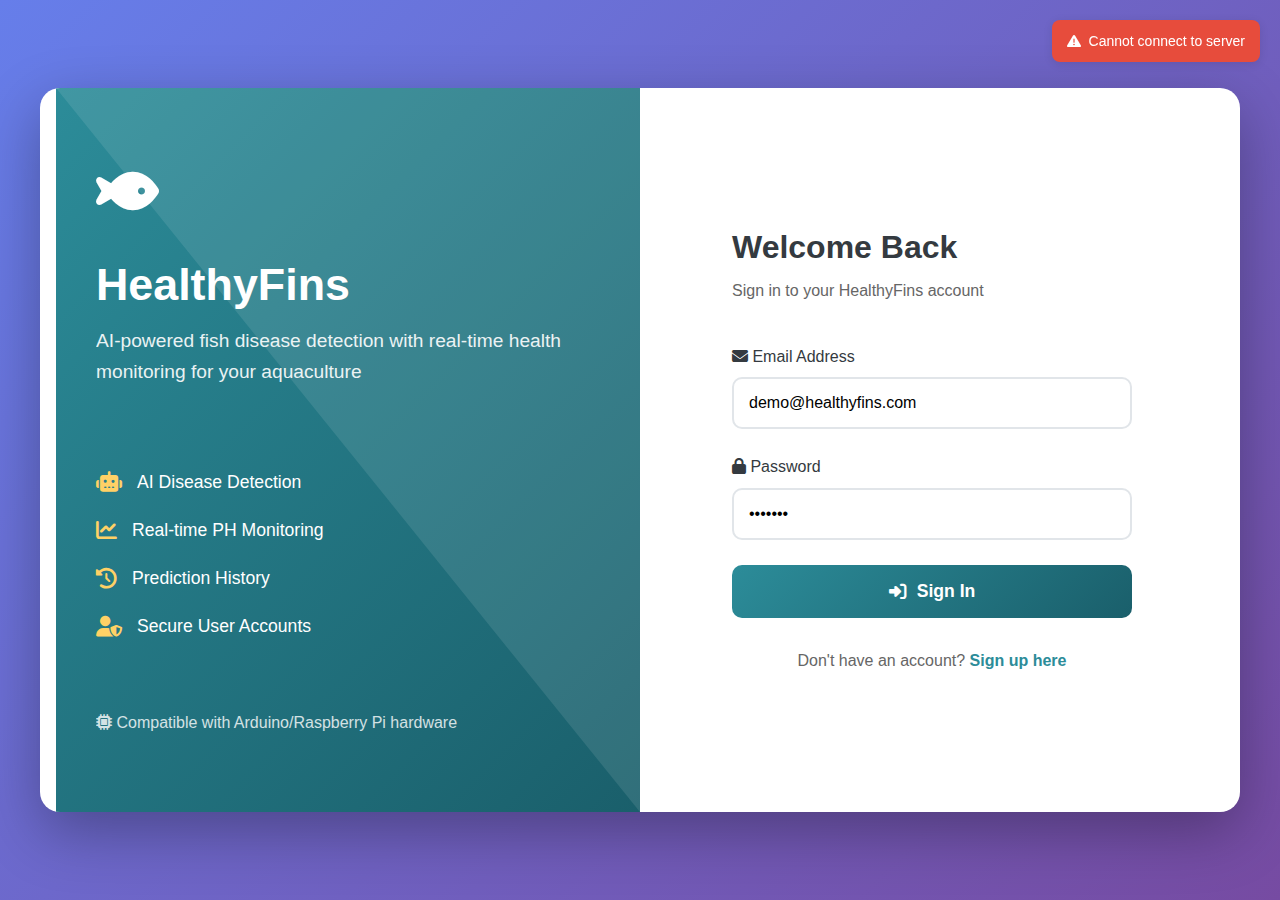
<file: HealthyFins/frontend/index.html>
<!DOCTYPE html>
<html lang="en">
<head>
    <meta charset="UTF-8">
    <meta name="viewport" content="width=device-width, initial-scale=1.0">
    <title>HealthyFins - Login</title>
    <link rel="stylesheet" href="style.css">
    <link rel="stylesheet" href="https://cdnjs.cloudflare.com/ajax/libs/font-awesome/6.4.0/css/all.min.css">
    <style>
        :root {
            --primary: #2c8c99;
            --primary-dark: #1a5f6b;
            --secondary: #ff7e5f;
            --light: #f8f9fa;
            --dark: #343a40;
        }
        
        * {
            margin: 0;
            padding: 0;
            box-sizing: border-box;
            font-family: 'Segoe UI', Tahoma, Geneva, Verdana, sans-serif;
        }
        
        body {
            background: linear-gradient(135deg, #667eea 0%, #764ba2 100%);
            min-height: 100vh;
            display: flex;
            align-items: center;
            justify-content: center;
            padding: 20px;
        }
        
        .container {
            width: 100%;
            max-width: 1200px;
            display: flex;
            background: white;
            border-radius: 20px;
            overflow: hidden;
            box-shadow: 0 20px 60px rgba(0,0,0,0.3);
            min-height: 700px;
        }
        
        /* Left Side - Branding */
        .brand-side {
            flex: 1;
            background: linear-gradient(135deg, var(--primary) 0%, var(--primary-dark) 100%);
            color: white;
            padding: 60px 40px;
            display: flex;
            flex-direction: column;
            justify-content: center;
            position: relative;
            overflow: hidden;
        }
        
        .brand-side::before {
            content: '';
            position: absolute;
            top: 0;
            left: 0;
            right: 0;
            bottom: 0;
            background: url('data:image/svg+xml,<svg xmlns="http://www.w3.org/2000/svg" viewBox="0 0 100 100" preserveAspectRatio="none"><path d="M0,0 L100,0 L100,100 Z" fill="white" opacity="0.1"/></svg>');
        }
        
        .logo {
            font-size: 3.5rem;
            margin-bottom: 20px;
        }
        
        .brand-title {
            font-size: 2.8rem;
            font-weight: 800;
            margin-bottom: 15px;
            line-height: 1.2;
        }
        
        .brand-subtitle {
            font-size: 1.2rem;
            opacity: 0.9;
            margin-bottom: 40px;
            line-height: 1.6;
        }
        
        .features {
            margin-top: 40px;
        }
        
        .feature-item {
            display: flex;
            align-items: center;
            margin-bottom: 20px;
            font-size: 1.1rem;
        }
        
        .feature-item i {
            margin-right: 15px;
            color: #ffd166;
            font-size: 1.3rem;
        }
        
        /* Right Side - Forms */
        .form-side {
            flex: 1;
            padding: 60px 40px;
            display: flex;
            flex-direction: column;
            justify-content: center;
        }
        
        .form-container {
            width: 100%;
            max-width: 400px;
            margin: 0 auto;
        }
        
        .form-title {
            font-size: 2rem;
            color: var(--dark);
            margin-bottom: 10px;
        }
        
        .form-subtitle {
            color: #666;
            margin-bottom: 40px;
        }
        
        .form-group {
            margin-bottom: 25px;
        }
        
        label {
            display: block;
            margin-bottom: 8px;
            color: var(--dark);
            font-weight: 500;
        }
        
        input {
            width: 100%;
            padding: 15px;
            border: 2px solid #e1e5e9;
            border-radius: 10px;
            font-size: 1rem;
            transition: all 0.3s;
        }
        
        input:focus {
            outline: none;
            border-color: var(--primary);
            box-shadow: 0 0 0 3px rgba(44, 140, 153, 0.1);
        }
        
        .btn {
            width: 100%;
            padding: 16px;
            background: linear-gradient(135deg, var(--primary) 0%, var(--primary-dark) 100%);
            color: white;
            border: none;
            border-radius: 10px;
            font-size: 1.1rem;
            font-weight: 600;
            cursor: pointer;
            transition: all 0.3s;
            display: flex;
            align-items: center;
            justify-content: center;
            gap: 10px;
        }
        
        .btn:hover {
            transform: translateY(-2px);
            box-shadow: 0 10px 20px rgba(44, 140, 153, 0.3);
        }
        
        .btn-secondary {
            background: linear-gradient(135deg, var(--secondary) 0%, #ff6b4a 100%);
        }
        
        .btn:disabled {
            opacity: 0.7;
            cursor: not-allowed;
            transform: none !important;
        }
        
        .form-toggle {
            text-align: center;
            margin-top: 30px;
            color: #666;
        }
        
        .form-toggle a {
            color: var(--primary);
            text-decoration: none;
            font-weight: 600;
            cursor: pointer;
        }
        
        .form-toggle a:hover {
            text-decoration: underline;
        }
        
        .alert {
            padding: 15px;
            border-radius: 10px;
            margin-bottom: 20px;
            display: none;
        }
        
        .alert-success {
            background: #d4edda;
            color: #155724;
            border: 1px solid #c3e6cb;
        }
        
        .alert-error {
            background: #f8d7da;
            color: #721c24;
            border: 1px solid #f5c6cb;
        }
        
        .hardware-note {
            background: #e9f7fe;
            padding: 15px;
            border-radius: 10px;
            margin-top: 20px;
            font-size: 0.9rem;
            color: #31708f;
            border-left: 4px solid var(--primary);
        }
        
        .hardware-note i {
            color: var(--primary);
            margin-right: 10px;
        }
        
        /* Form Switcher */
        .form-page {
            display: none;
            animation: fadeIn 0.5s ease;
        }
        
        .form-page.active {
            display: block;
        }
        
        @keyframes fadeIn {
            from { opacity: 0; transform: translateY(20px); }
            to { opacity: 1; transform: translateY(0); }
        }
        
        /* Connection Status */
        .connection-status {
            position: fixed;
            top: 20px;
            right: 20px;
            padding: 10px 15px;
            border-radius: 8px;
            font-size: 14px;
            z-index: 1000;
            box-shadow: 0 2px 10px rgba(0,0,0,0.1);
            display: flex;
            align-items: center;
            gap: 8px;
        }
        
        .connection-connected {
            background: #27ae60;
            color: white;
        }
        
        .connection-disconnected {
            background: #e74c3c;
            color: white;
        }
        
        /* Responsive */
        @media (max-width: 768px) {
            .container {
                flex-direction: column;
                min-height: auto;
            }
            
            .brand-side {
                padding: 40px 20px;
                text-align: center;
            }
            
            .form-side {
                padding: 40px 20px;
            }
            
            .brand-title {
                font-size: 2.2rem;
            }
            
            .connection-status {
                top: 10px;
                right: 10px;
                left: 10px;
                justify-content: center;
            }
        }
    </style>
</head>
<body>
    <!-- Connection Status Indicator -->
    <div id="connectionStatus" class="connection-status connection-disconnected" style="display: none;">
        <i class="fas fa-wifi"></i>
        <span>Connecting to HealthyFins...</span>
    </div>
    
    <!-- Main Container -->
    <div class="container">
        <!-- Left Side - Branding -->
        <div class="brand-side">
            <div class="logo">
                <i class="fas fa-fish"></i>
            </div>
            <h1 class="brand-title">HealthyFins</h1>
            <p class="brand-subtitle">AI-powered fish disease detection with real-time health monitoring for your aquaculture</p>
            
            <div class="features">
                <div class="feature-item">
                    <i class="fas fa-robot"></i>
                    <span>AI Disease Detection</span>
                </div>
                <div class="feature-item">
                    <i class="fas fa-chart-line"></i>
                    <span>Real-time PH Monitoring</span>
                </div>
                <div class="feature-item">
                    <i class="fas fa-history"></i>
                    <span>Prediction History</span>
                </div>
                <div class="feature-item">
                    <i class="fas fa-user-shield"></i>
                    <span>Secure User Accounts</span>
                </div>
            </div>
            
            <div style="margin-top: 50px; opacity: 0.8;">
                <p><i class="fas fa-microchip"></i> Compatible with Arduino/Raspberry Pi hardware</p>
            </div>
        </div>
        
        <!-- Right Side - Forms -->
        <div class="form-side">
            <div class="form-container">
                <!-- Login Form -->
                <div class="form-page active" id="loginPage">
                    <h2 class="form-title">Welcome Back</h2>
                    <p class="form-subtitle">Sign in to your HealthyFins account</p>
                    
                    <!-- Success/Error Messages -->
                    <div class="alert" id="successAlert"></div>
                    <div class="alert" id="errorAlert"></div>
                    
                    <form id="loginForm">
                        <div class="form-group">
                            <label for="loginEmail"><i class="fas fa-envelope"></i> Email Address</label>
                            <input type="email" id="loginEmail" placeholder="you@example.com" required>
                        </div>
                        
                        <div class="form-group">
                            <label for="loginPassword"><i class="fas fa-lock"></i> Password</label>
                            <input type="password" id="loginPassword" placeholder="Enter your password" required>
                        </div>
                        
                        <button type="submit" class="btn" id="loginBtn">
                            <i class="fas fa-sign-in-alt"></i> Sign In
                        </button>
                    </form>
                    
                    <div class="form-toggle">
                        Don't have an account? <a onclick="showSignup()">Sign up here</a>
                    </div>
                </div>
                
                <!-- Signup Form -->
                <div class="form-page" id="signupPage">
                    <h2 class="form-title">Create Account</h2>
                    <p class="form-subtitle">Join HealthyFins for free</p>
                    
                    <!-- Success/Error Messages -->
                    <div class="alert" id="signupSuccessAlert"></div>
                    <div class="alert" id="signupErrorAlert"></div>
                    
                    <form id="signupForm">
                        <div class="form-group">
                            <label for="signupName"><i class="fas fa-user"></i> Full Name</label>
                            <input type="text" id="signupName" placeholder="John Smith" required>
                        </div>
                        
                        <div class="form-group">
                            <label for="signupEmail"><i class="fas fa-envelope"></i> Email Address</label>
                            <input type="email" id="signupEmail" placeholder="you@example.com" required>
                        </div>
                        
                        <div class="form-group">
                            <label for="signupPassword"><i class="fas fa-lock"></i> Password</label>
                            <input type="password" id="signupPassword" placeholder="Create a password" required minlength="6">
                            <small style="color: #666; display: block; margin-top: 5px;">Minimum 6 characters</small>
                        </div>
                        
                        <div class="form-group">
                            <label for="hardwareId"><i class="fas fa-microchip"></i> Hardware ID (Optional)</label>
                            <input type="text" id="hardwareId" placeholder="e.g., ARD-FISH-001">
                            <small style="color: #666; display: block; margin-top: 5px;">For PH monitoring device integration</small>
                        </div>
                        
                        <button type="submit" class="btn btn-secondary" id="signupBtn">
                            <i class="fas fa-user-plus"></i> Create Account
                        </button>
                    </form>
                    
                    <div class="form-toggle">
                        Already have an account? <a onclick="showLogin()">Sign in here</a>
                    </div>
                    
                    <div class="hardware-note">
                        <i class="fas fa-info-circle"></i>
                        <strong>Hardware Integration:</strong> Enter your device ID to connect PH monitoring. You can add this later in your profile.
                    </div>
                </div>
            </div>
        </div>
    </div>

    <!-- JavaScript -->
    <script src="auth.js"></script>
    <script>
        // Form switching functions
        function showSignup() {
            document.getElementById('loginPage').classList.remove('active');
            document.getElementById('signupPage').classList.add('active');
            clearAlerts();
            updateConnectionStatus();
        }
        
        function showLogin() {
            document.getElementById('signupPage').classList.remove('active');
            document.getElementById('loginPage').classList.add('active');
            clearAlerts();
            updateConnectionStatus();
        }
        
        function clearAlerts() {
            const alerts = document.querySelectorAll('.alert');
            alerts.forEach(alert => {
                alert.style.display = 'none';
                alert.textContent = '';
            });
        }
        
        function showAlert(type, message, formType = 'login') {
            const alertId = formType === 'login' ? 
                (type === 'success' ? 'successAlert' : 'errorAlert') :
                (type === 'success' ? 'signupSuccessAlert' : 'signupErrorAlert');
            
            const alertDiv = document.getElementById(alertId);
            
            if (alertDiv) {
                alertDiv.textContent = message;
                alertDiv.className = `alert alert-${type}`;
                alertDiv.style.display = 'block';
                
                // Auto-hide after 5 seconds
                setTimeout(() => {
                    alertDiv.style.display = 'none';
                }, 5000);
            }
        }
        
        // Update connection status
        async function updateConnectionStatus() {
            const statusDiv = document.getElementById('connectionStatus');
            if (!statusDiv) return;
            
            try {
                const response = await fetch('https://healthyfins.onrender.com/health', {
                    method: 'GET',
                    headers: { 'Accept': 'application/json' }
                });
                
                if (response.ok) {
                    statusDiv.className = 'connection-status connection-connected';
                    statusDiv.innerHTML = '<i class="fas fa-wifi"></i> <span>Connected to HealthyFins</span>';
                    statusDiv.style.display = 'flex';
                } else {
                    statusDiv.className = 'connection-status connection-disconnected';
                    statusDiv.innerHTML = '<i class="fas fa-exclamation-triangle"></i> <span>Backend server unavailable</span>';
                    statusDiv.style.display = 'flex';
                }
            } catch (error) {
                statusDiv.className = 'connection-status connection-disconnected';
                statusDiv.innerHTML = `<i class="fas fa-exclamation-triangle"></i> <span>Cannot connect to server</span>`;
                statusDiv.style.display = 'flex';
            }
        }
        
        // Login handler
        document.getElementById('loginForm').addEventListener('submit', async function(e) {
            e.preventDefault();
            
            const email = document.getElementById('loginEmail').value;
            const password = document.getElementById('loginPassword').value;
            const loginBtn = document.getElementById('loginBtn');
            
            // Validate inputs
            if (!email || !password) {
                showAlert('error', 'Please fill in all fields', 'login');
                return;
            }
            
            // Disable button and show loading
            const originalText = loginBtn.innerHTML;
            loginBtn.innerHTML = '<i class="fas fa-spinner fa-spin"></i> Signing in...';
            loginBtn.disabled = true;
            
            try {
                // Use the HealthyFins API from auth.js
                const data = await HealthyFins.loginUser(email, password);
                
                if (data.success) {
                    showAlert('success', `Welcome back, ${data.user.name}!`, 'login');
                    
                    // Redirect to dashboard after 1 second
                    setTimeout(() => {
                        window.location.href = 'dashboard.html';
                    }, 1000);
                } else {
                    showAlert('error', data.detail || 'Login failed', 'login');
                }
            } catch (error) {
                console.error('Login error:', error);
                showAlert('error', error.message || 'Network error. Please try again.', 'login');
            } finally {
                // Reset button
                loginBtn.innerHTML = originalText;
                loginBtn.disabled = false;
            }
        });
        
        // Signup handler
        document.getElementById('signupForm').addEventListener('submit', async function(e) {
            e.preventDefault();
            
            const name = document.getElementById('signupName').value;
            const email = document.getElementById('signupEmail').value;
            const password = document.getElementById('signupPassword').value;
            const hardwareId = document.getElementById('hardwareId').value;
            const signupBtn = document.getElementById('signupBtn');
            
            // Validate inputs
            if (!name || !email || !password) {
                showAlert('error', 'Please fill in all required fields', 'signup');
                return;
            }
            
            if (password.length < 6) {
                showAlert('error', 'Password must be at least 6 characters', 'signup');
                return;
            }
            
            // Disable button and show loading
            const originalText = signupBtn.innerHTML;
            signupBtn.innerHTML = '<i class="fas fa-spinner fa-spin"></i> Creating account...';
            signupBtn.disabled = true;
            
            try {
                // Use the HealthyFins API from auth.js
                const data = await HealthyFins.registerUser(name, email, password, hardwareId || null);
                
                if (data.success) {
                    showAlert('success', `Account created successfully! Welcome to HealthyFins, ${name}!`, 'signup');
                    
                    // Redirect to dashboard after 1 second
                    setTimeout(() => {
                        window.location.href = 'dashboard.html';
                    }, 1000);
                } else {
                    showAlert('error', data.detail || 'Registration failed', 'signup');
                }
            } catch (error) {
                console.error('Signup error:', error);
                showAlert('error', error.message || 'Network error. Please try again.', 'signup');
            } finally {
                // Reset button
                signupBtn.innerHTML = originalText;
                signupBtn.disabled = false;
            }
        });
        
        // Initialize on page load
        document.addEventListener('DOMContentLoaded', function() {
            // Check if already logged in
            const token = localStorage.getItem('healthyfins_token');
            const user = localStorage.getItem('healthyfins_user');
            
            if (token && user) {
                // Already logged in, redirect to dashboard
                console.log('Already logged in, redirecting...');
                window.location.href = 'dashboard.html';
                return;
            }
            
            // Test backend connection
            updateConnectionStatus();
            
            // Auto-hide connection status after 10 seconds
            setTimeout(() => {
                const statusDiv = document.getElementById('connectionStatus');
                if (statusDiv) {
                    statusDiv.style.display = 'none';
                }
            }, 10000);
            
            // Check if HealthyFins API is available
            if (typeof HealthyFins === 'undefined') {
                console.error('HealthyFins API not loaded! Check auth.js');
                showAlert('error', 'Application not loaded properly. Please refresh the page.', 'login');
            } else {
                console.log('HealthyFins API loaded:', HealthyFins);
            }
            
            // Add demo credentials for testing (remove in production)
            if (window.location.hostname === 'localhost' || window.location.hostname === '127.0.0.1') {
                document.getElementById('loginEmail').value = 'demo@healthyfins.com';
                document.getElementById('loginPassword').value = 'demo123';
                console.log('Demo credentials loaded for local testing');
            }
        });
        
        // Demo login for testing (remove in production)
        function useDemoCredentials() {
            document.getElementById('loginEmail').value = 'demo@healthyfins.com';
            document.getElementById('loginPassword').value = 'demo123';
            showAlert('success', 'Demo credentials loaded. Click Sign In to test.', 'login');
        }
        
        // Add demo button for testing (uncomment if needed)
        // document.addEventListener('DOMContentLoaded', function() {
        //     const demoBtn = document.createElement('button');
        //     demoBtn.textContent = 'Use Demo Credentials';
        //     demoBtn.style.cssText = 'position:fixed;bottom:20px;left:20px;padding:10px;background:#3498db;color:white;border:none;border-radius:5px;cursor:pointer;z-index:1000;';
        //     demoBtn.onclick = useDemoCredentials;
        //     document.body.appendChild(demoBtn);
        // });
    </script>
</body>
</html>
</file>
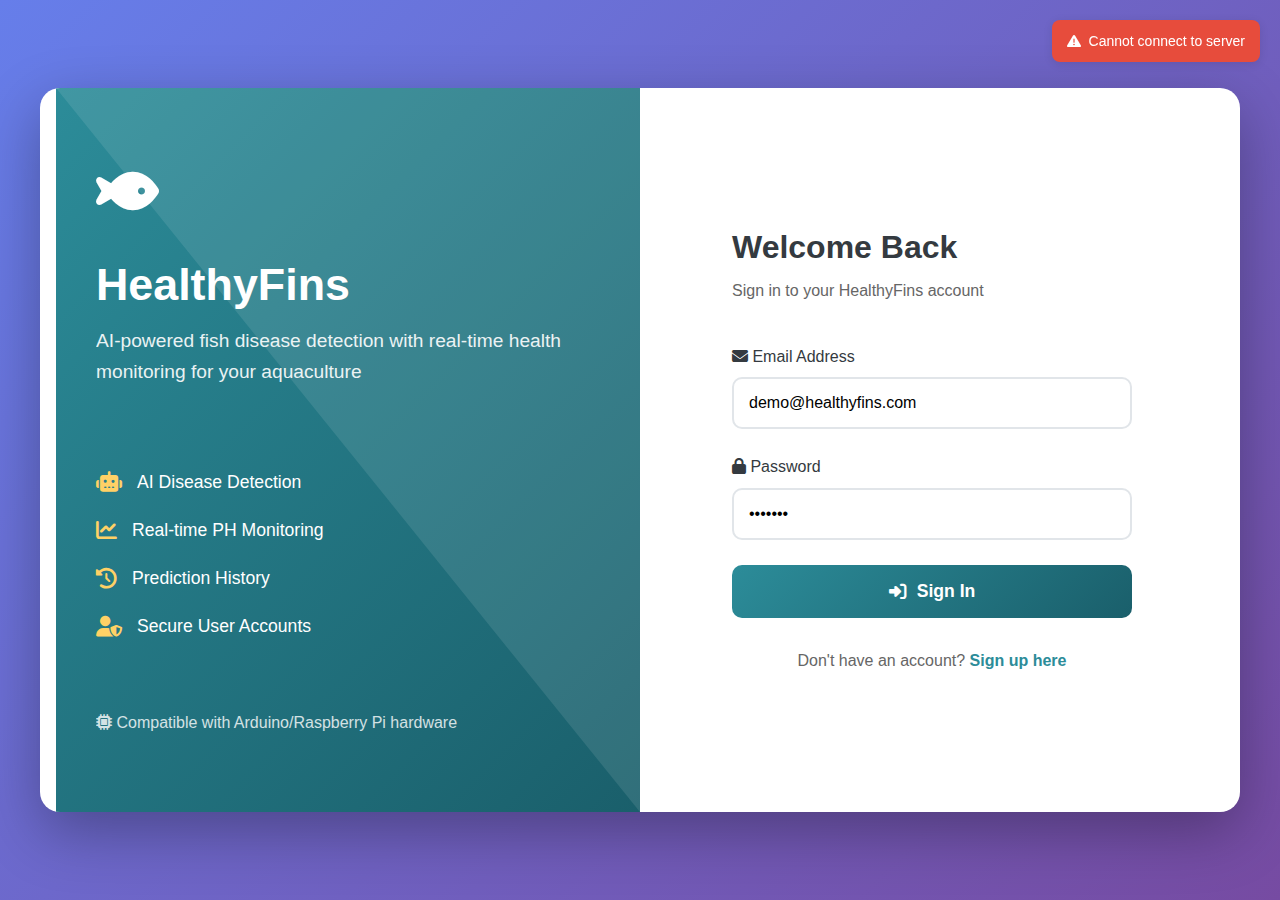
<file: HealthyFins/frontend/dashboard.html>
<!DOCTYPE html>
<html lang="en">
<head>
    <meta charset="UTF-8">
    <meta name="viewport" content="width=device-width, initial-scale=1.0">
    <title>Dashboard - Healthy-Fins</title>
    <link rel="stylesheet" href="style.css">
    <link rel="stylesheet" href="https://cdnjs.cloudflare.com/ajax/libs/font-awesome/6.4.0/css/all.min.css">
</head>
<body>
    <!-- Navigation Bar -->
    <nav class="navbar">
        <div class="nav-brand">
            <i class="fas fa-fish"></i>
            <span>FishCare Pro</span>
        </div>
        
        <div class="nav-links">
            <a href="dashboard.html" class="active">
                <i class="fas fa-home"></i> Dashboard
            </a>
            <a href="history.html">
                <i class="fas fa-history"></i> History
            </a>
            <a href="#" id="phMonitoringBtn">
                <i class="fas fa-tint"></i> PH Monitoring
            </a>
        </div>
        
        <div class="nav-user">
            <div class="user-dropdown">
                <div class="user-info">
                    <i class="fas fa-user-circle"></i>
                    <span id="userName">Loading...</span>
                    <i class="fas fa-chevron-down"></i>
                </div>
                <div class="dropdown-menu">
                    <a href="profile.html">
                        <i class="fas fa-user"></i> Profile
                    </a>
                    <a href="history.html">
                        <i class="fas fa-history"></i> History
                    </a>
                    <div class="divider"></div>
                    <a href="#" id="logoutBtn">
                        <i class="fas fa-sign-out-alt"></i> Logout
                    </a>
                </div>
            </div>
        </div>
    </nav>

    <!-- Main Content -->
    <div class="dashboard-container">
        <!-- Welcome Banner -->
        <div class="welcome-banner">
            <div class="welcome-text">
                <h1>Welcome back, <span id="userGreeting">User</span>!</h1>
                <p>Monitor your fish health with AI-powered disease detection</p>
            </div>
            <div class="welcome-stats">
                <div class="stat-card mini">
                    <i class="fas fa-search"></i>
                    <div>
                        <h3 id="totalScans">0</h3>
                        <p>Total Scans</p>
                    </div>
                </div>
                <div class="stat-card mini">
                    <i class="fas fa-check-circle"></i>
                    <div>
                        <h3 id="healthyCount">0</h3>
                        <p>Healthy</p>
                    </div>
                </div>
                <div class="stat-card mini">
                    <i class="fas fa-exclamation-triangle"></i>
                    <div>
                        <h3 id="diseaseCount">0</h3>
                        <p>Disease Found</p>
                    </div>
                </div>
            </div>
        </div>

        <!-- Main Content Grid -->
        <div class="dashboard-grid">
            <!-- Left Column -->
            <div class="left-column">
                <!-- Disease Detection Card -->
                <div class="card">
                    <div class="card-header">
                        <h2><i class="fas fa-camera"></i> Disease Detection</h2>
                        <p>Upload fish image for AI analysis</p>
                    </div>
                    
                    <div class="upload-area" id="uploadArea">
                        <div class="upload-icon">
                            <i class="fas fa-cloud-upload-alt"></i>
                        </div>
                        <h3>Drop image here or click to browse</h3>
                        <p>Supports JPG, PNG, BMP • Max 10MB</p>
                        <button class="btn btn-primary" onclick="document.getElementById('fileInput').click()">
                            <i class="fas fa-upload"></i> Choose Image
                        </button>
                        <input type="file" id="fileInput" accept="image/*" style="display: none;">
                    </div>
                    
                    <div class="preview-section" id="previewSection" style="display: none;">
                        <h4>Image Preview</h4>
                        <div class="image-preview">
                            <img id="previewImage" src="" alt="Preview">
                        </div>
                        <div class="preview-actions">
                            <button class="btn btn-primary" onclick="analyzeImage()">
                                <i class="fas fa-search"></i> Analyze Now
                            </button>
                            <button class="btn btn-outline" onclick="clearImage()">
                                <i class="fas fa-times"></i> Remove
                            </button>
                        </div>
                    </div>
                    
                    <!-- Loading -->
                    <div class="loading" id="loadingSection" style="display: none;">
                        <i class="fas fa-spinner fa-spin"></i>
                        <p>AI is analyzing your fish image...</p>
                    </div>
                    
                    <!-- Results -->
                    <div class="results-section" id="resultsSection" style="display: none;">
                        <div class="result-header">
                            <h3><i class="fas fa-stethoscope"></i> Diagnosis Results</h3>
                            <span class="badge" id="diseaseBadge">Healthy</span>
                        </div>
                        
                        <div class="result-content">
                            <div class="disease-info">
                                <h2 id="resultDisease">Healthy Fish</h2>
                                <div class="confidence-meter">
                                    <div class="confidence-text">
                                        Confidence: <strong id="confidenceValue">95%</strong>
                                    </div>
                                    <div class="meter-bar">
                                        <div class="meter-fill" id="confidenceFill" style="width: 95%"></div>
                                    </div>
                                </div>
                            </div>
                            
                            <div class="treatment-box">
                                <h4><i class="fas fa-capsules"></i> Recommended Treatment</h4>
                                <p id="treatmentText">Continue regular maintenance with weekly water changes.</p>
                            </div>
                            
                            <div class="action-buttons">
                                <button class="btn btn-primary" onclick="saveResult()">
                                    <i class="fas fa-save"></i> Save to History
                                </button>
                                <button class="btn btn-outline" onclick="newAnalysis()">
                                    <i class="fas fa-redo"></i> Analyze Another
                                </button>
                            </div>
                        </div>
                    </div>
                </div>
                
                <!-- Quick Stats -->
                <div class="card">
                    <div class="card-header">
                        <h2><i class="fas fa-chart-bar"></i> Quick Stats</h2>
                    </div>
                    <div class="stats-grid">
                        <div class="stat-item">
                            <div class="stat-icon success">
                                <i class="fas fa-check"></i>
                            </div>
                            <div class="stat-info">
                                <h3 id="statHealthy">0</h3>
                                <p>Healthy Fish</p>
                            </div>
                        </div>
                        <div class="stat-item">
                            <div class="stat-icon warning">
                                <i class="fas fa-exclamation"></i>
                            </div>
                            <div class="stat-info">
                                <h3 id="statWarning">0</h3>
                                <p>Minor Issues</p>
                            </div>
                        </div>
                        <div class="stat-item">
                            <div class="stat-icon danger">
                                <i class="fas fa-times"></i>
                            </div>
                            <div class="stat-info">
                                <h3 id="statCritical">0</h3>
                                <p>Critical Cases</p>
                            </div>
                        </div>
                        <div class="stat-item">
                            <div class="stat-icon info">
                                <i class="fas fa-percentage"></i>
                            </div>
                            <div class="stat-info">
                                <h3 id="statAccuracy">0%</h3>
                                <p>AI Accuracy</p>
                            </div>
                        </div>
                    </div>
                </div>
            </div>
            
            <!-- Right Column -->
            <div class="right-column">
                <!-- Recent History -->
                <div class="card">
                    <div class="card-header">
                        <h2><i class="fas fa-history"></i> Recent History</h2>
                        <a href="history.html" class="view-all">View All</a>
                    </div>
                    <div class="history-list" id="recentHistory">
                        <div class="empty-state">
                            <i class="fas fa-clock"></i>
                            <p>No scans yet. Upload your first fish image!</p>
                        </div>
                    </div>
                </div>
                
                <!-- PH Monitoring -->
                <div class="card">
                    <div class="card-header">
                        <h2><i class="fas fa-tint"></i> PH Monitoring</h2>
                        <span class="status-badge" id="phStatus">Disconnected</span>
                    </div>
                    
                    <div class="ph-container">
                        <div class="ph-display">
                            <div class="ph-value">
                                <h1 id="phReading">--.--</h1>
                                <p>Current PH Level</p>
                            </div>
                            <div class="ph-gauge">
                                <div class="gauge">
                                    <div class="gauge-fill" id="phGaugeFill"></div>
                                </div>
                                <div class="gauge-labels">
                                    <span>0</span>
                                    <span>7</span>
                                    <span>14</span>
                                </div>
                            </div>
                        </div>
                        
                        <div class="ph-info">
                            <div class="info-item">
                                <i class="fas fa-thermometer-half"></i>
                                <div>
                                    <h4>Temperature</h4>
                                    <p id="tempValue">-- °C</p>
                                </div>
                            </div>
                            <div class="info-item">
                                <i class="fas fa-water"></i>
                                <div>
                                    <h4>Turbidity</h4>
                                    <p id="turbidityValue">-- NTU</p>
                                </div>
                            </div>
                        </div>
                        
                        <div class="ph-actions">
                            <button class="btn btn-primary" onclick="refreshPHData()">
                                <i class="fas fa-sync-alt"></i> Refresh Data
                            </button>
                            <button class="btn btn-outline" onclick="connectHardware()">
                                <i class="fas fa-microchip"></i> Connect Hardware
                            </button>
                        </div>
                        
                        <div class="ph-note">
                            <i class="fas fa-info-circle"></i>
                            <p>Connect your Arduino/Raspberry Pi device for real-time monitoring</p>
                        </div>
                    </div>
                </div>
                
                <!-- Quick Actions -->
                <div class="card">
                    <div class="card-header">
                        <h2><i class="fas fa-bolt"></i> Quick Actions</h2>
                    </div>
                    <div class="actions-grid">
                        <button class="action-btn" onclick="window.location.href='history.html'">
                            <i class="fas fa-history"></i>
                            <span>View Full History</span>
                        </button>
                        <button class="action-btn" onclick="window.location.href='profile.html'">
                            <i class="fas fa-user-cog"></i>
                            <span>Update Profile</span>
                        </button>
                        <button class="action-btn" onclick="exportData()">
                            <i class="fas fa-download"></i>
                            <span>Export Data</span>
                        </button>
                        <button class="action-btn" onclick="showTips()">
                            <i class="fas fa-lightbulb"></i>
                            <span>Fish Care Tips</span>
                        </button>
                    </div>
                </div>
            </div>
        </div>
    </div>

    <!-- Footer -->
    <footer>
        <p>© 2026 Healthy-Fins - AI Fish Disease Detection System</p>
        <p>For aquaculture professionals and hobbyists</p>
    </footer>

    <!-- JavaScript -->
    <script src="auth.js"></script>
    <script src="script.js"></script>
    
    <script>
        // Dashboard specific JavaScript
        document.addEventListener('DOMContentLoaded', function() {
            // Check authentication
            if (!checkAuth()) {
                window.location.href = 'index.html';
                return;
            }
            
            // Load user data
            loadUserData();
            loadDashboardStats();
            loadRecentHistory();
            loadPHData();
            
            // Setup file upload
            setupFileUpload();
            
            // Setup logout
            document.getElementById('logoutBtn').addEventListener('click', logout);
            
            // Setup PH monitoring button
            document.getElementById('phMonitoringBtn').addEventListener('click', function(e) {
                e.preventDefault();
                loadPHData(true);
            });
            
            // Setup user dropdown
            setupUserDropdown();
        });
    </script>
</body>
</html>
</file>
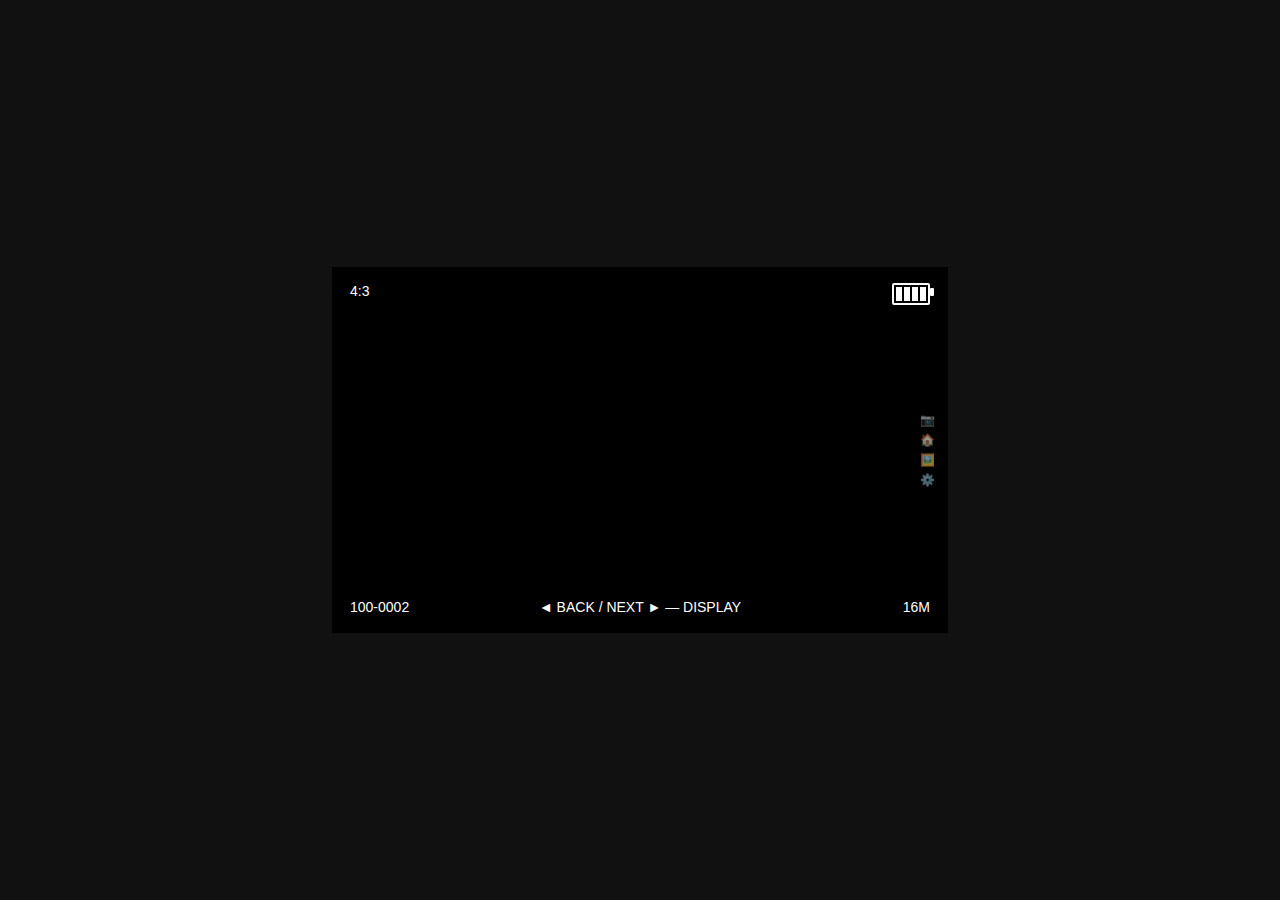
<file: HealthyFins/frontend/history.html>
<!DOCTYPE html>
<html lang="en">
<head>
<meta charset="UTF-8">
<title>Cyber-shot Minimal UI</title>
<style>
body {
  background:#111;
  display:flex;
  justify-content:center;
  align-items:center;
  height:100vh;
  margin:0;
  font-family:Arial, sans-serif;
}

.screen {
  width:600px;
  height:350px;
  background:#000; /* full black */
  border:8px solid #000;
  position:relative;
  overflow:hidden;
  color:white;
  font-size:14px;
}

/* Top-left text */
.top-left {
  position:absolute;
  top:8px; left:10px;
}

/* Old-style battery icon */
.battery {
  position:absolute;
  top:8px; right:10px;
  width:30px;
  height:14px;
  border:2px solid white;
  border-radius:2px;
  display:flex;
  justify-content:space-between;
  padding:2px;
}
.battery::after {
  content:"";
  position:absolute;
  right:-6px;
  top:3px;
  width:4px;
  height:8px;
  background:white;
  border-radius:1px;
}
.bar {
  width:6px;
  background:white;
}

/* Bottom text areas */
.bottom-left {
  position:absolute;
  bottom:10px; left:10px;
}
.bottom-center {
  position:absolute;
  bottom:10px; left:50%;
  transform:translateX(-50%);
}
.bottom-right {
  position:absolute;
  bottom:10px; right:10px;
}

/* Right-side vertical icons */
.right-menu {
  position:absolute;
  top:50%;
  right:5px;
  transform:translateY(-50%);
  font-size:12px;
  text-align:right;
  line-height:20px;
  opacity:0.6;
}
</style>
</head>
<body>

<div class="screen">

  <!-- Upper UI -->
  <div class="top-left">4:3</div>

  <!-- Battery (3 bars here — adjust count as needed) -->
  <div class="battery">
    <div class="bar"></div>
    <div class="bar"></div>
    <div class="bar"></div>
    <div class="bar"></div>
  </div>

  <!-- Lower UI -->
  <div class="bottom-left">100-0002</div>
  <div class="bottom-center">◄ BACK / NEXT ► — DISPLAY</div>
  <div class="bottom-right">16M</div>

  <!-- Right-side icons -->
  <div class="right-menu">
    📷<br>
    🏠<br>
    🖼️<br>
    ⚙️
  </div>

</div>

</body>
</html>
</file>
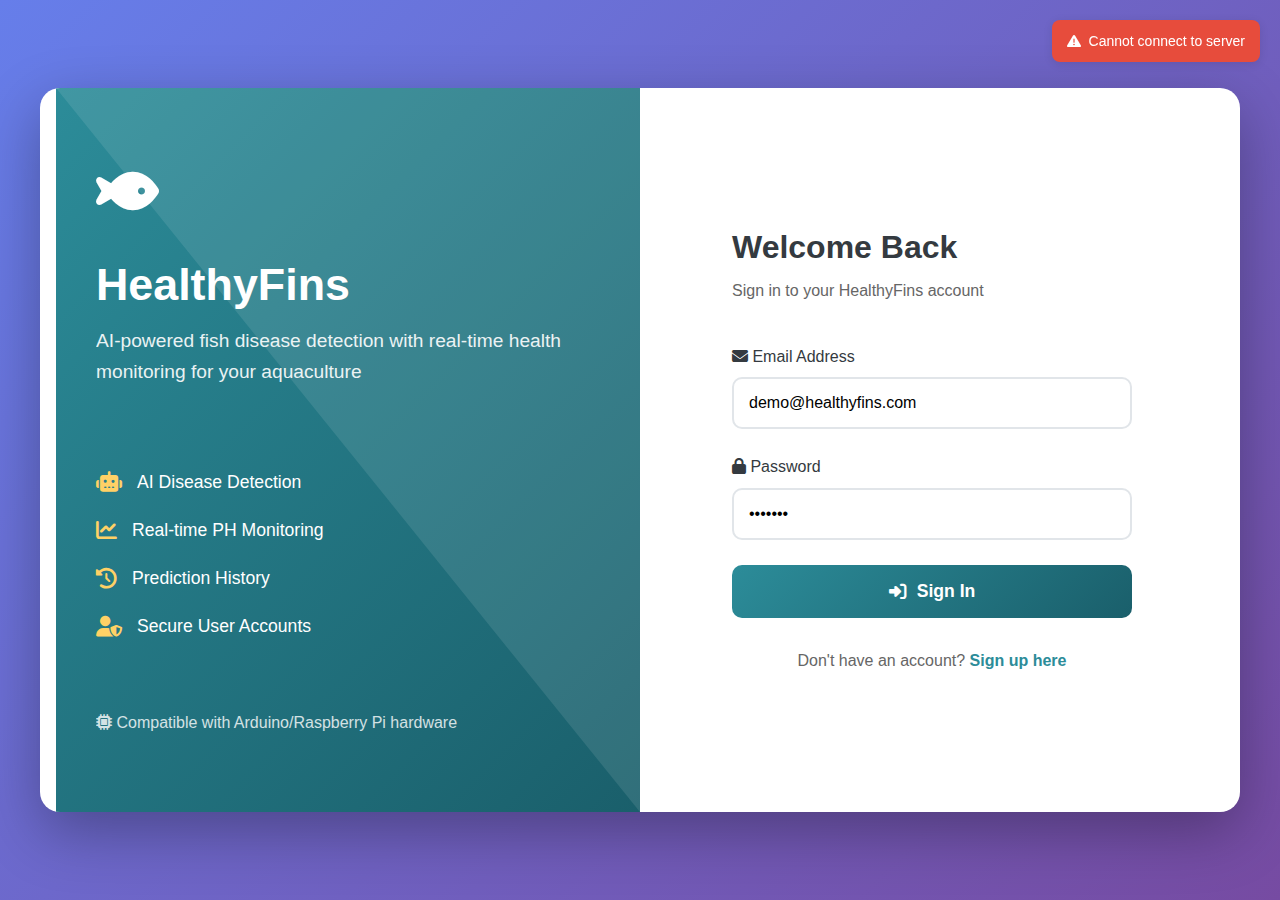
<file: HealthyFins/frontend/profile.html>
<!DOCTYPE html>
<html lang="en">
<head>
    <meta charset="UTF-8">
    <meta name="viewport" content="width=device-width, initial-scale=1.0">
    <title>Profile - FishCare Pro</title>
    <link rel="stylesheet" href="style.css">
    <link rel="stylesheet" href="https://cdnjs.cloudflare.com/ajax/libs/font-awesome/6.4.0/css/all.min.css">
</head>
<body>
    <!-- Navigation Bar -->
    <nav class="navbar">
        <div class="nav-brand">
            <i class="fas fa-fish"></i>
            <span>FishCare Pro</span>
        </div>
        
        <div class="nav-links">
            <a href="dashboard.html">
                <i class="fas fa-home"></i> Dashboard
            </a>
            <a href="history.html">
                <i class="fas fa-history"></i> History
            </a>
            <a href="#">
                <i class="fas fa-tint"></i> PH Monitoring
            </a>
            <a href="profile.html" class="active">
                <i class="fas fa-user"></i> Profile
            </a>
        </div>
        
        <div class="nav-user">
            <div class="user-dropdown">
                <div class="user-info">
                    <i class="fas fa-user-circle"></i>
                    <span id="userName">Loading...</span>
                </div>
            </div>
        </div>
    </nav>

    <!-- Profile Content -->
    <div class="profile-container">
        <div class="profile-header">
            <h1><i class="fas fa-user-circle"></i> My Profile</h1>
            <p>Manage your account and hardware settings</p>
        </div>
        
        <div class="profile-grid">
            <!-- Left Column: Profile Info -->
            <div class="profile-left">
                <div class="card">
                    <div class="card-header">
                        <h2><i class="fas fa-user-edit"></i> Personal Information</h2>
                    </div>
                    
                    <form id="profileForm">
                        <div class="form-group">
                            <label for="profileName">
                                <i class="fas fa-user"></i> Full Name
                            </label>
                            <input type="text" id="profileName" placeholder="Enter your full name">
                        </div>
                        
                        <div class="form-group">
                            <label for="profileEmail">
                                <i class="fas fa-envelope"></i> Email Address
                            </label>
                            <input type="email" id="profileEmail" disabled>
                            <small>Email cannot be changed</small>
                        </div>
                        
                        <div class="form-group">
                            <label for="profileHardware">
                                <i class="fas fa-microchip"></i> Hardware ID
                            </label>
                            <input type="text" id="profileHardware" placeholder="Enter your device ID">
                            <small>For PH monitoring device connection</small>
                        </div>
                        
                        <div class="form-group">
                            <label for="profileJoined">
                                <i class="fas fa-calendar-alt"></i> Member Since
                            </label>
                            <input type="text" id="profileJoined" disabled>
                        </div>
                        
                        <div class="form-actions">
                            <button type="submit" class="btn btn-primary">
                                <i class="fas fa-save"></i> Save Changes
                            </button>
                            <button type="button" class="btn btn-outline" onclick="loadProfileData()">
                                <i class="fas fa-undo"></i> Reset
                            </button>
                        </div>
                    </form>
                </div>
                
                <!-- Account Statistics -->
                <div class="card">
                    <div class="card-header">
                        <h2><i class="fas fa-chart-pie"></i> Account Statistics</h2>
                    </div>
                    <div class="stats-cards">
                        <div class="stat-card">
                            <i class="fas fa-search"></i>
                            <div>
                                <h3 id="statTotalScans">0</h3>
                                <p>Total Scans</p>
                            </div>
                        </div>
                        <div class="stat-card">
                            <i class="fas fa-clock"></i>
                            <div>
                                <h3 id="statLastScan">--</h3>
                                <p>Last Scan</p>
                            </div>
                        </div>
                        <div class="stat-card">
                            <i class="fas fa-microchip"></i>
                            <div>
                                <h3 id="statHardware">No</h3>
                                <p>Hardware Connected</p>
                            </div>
                        </div>
                    </div>
                </div>
            </div>
            
            <!-- Right Column: Settings -->
            <div class="profile-right">
                <!-- Security Settings -->
                <div class="card">
                    <div class="card-header">
                        <h2><i class="fas fa-shield-alt"></i> Security Settings</h2>
                    </div>
                    
                    <div class="settings-list">
                        <div class="setting-item">
                            <div class="setting-info">
                                <h4>Change Password</h4>
                                <p>Update your account password</p>
                            </div>
                            <button class="btn btn-outline" onclick="showPasswordModal()">
                                <i class="fas fa-key"></i> Change
                            </button>
                        </div>
                        
                        <div class="setting-item">
                            <div class="setting-info">
                                <h4>Two-Factor Authentication</h4>
                                <p>Add extra security to your account</p>
                            </div>
                            <label class="toggle-switch">
                                <input type="checkbox" id="twoFactorToggle">
                                <span class="slider"></span>
                            </label>
                        </div>
                        
                        <div class="setting-item">
                            <div class="setting-info">
                                <h4>Email Notifications</h4>
                                <p>Receive alerts for critical findings</p>
                            </div>
                            <label class="toggle-switch">
                                <input type="checkbox" id="emailToggle" checked>
                                <span class="slider"></span>
                            </label>
                        </div>
                    </div>
                </div>
                
                <!-- Hardware Setup -->
                <div class="card">
                    <div class="card-header">
                        <h2><i class="fas fa-tools"></i> Hardware Setup</h2>
                    </div>
                    
                    <div class="hardware-guide">
                        <h4><i class="fas fa-microchip"></i> Connect Your Device</h4>
                        <ol class="setup-steps">
                            <li>Enter your device ID above</li>
                            <li>Ensure device is connected to WiFi</li>
                            <li>Open Blynk app on your phone</li>
                            <li>Pair with device using QR code</li>
                            <li>Data will sync automatically</li>
                        </ol>
                        
                        <div class="qr-code">
                            <div class="qr-placeholder">
                                <i class="fas fa-qrcode"></i>
                                <p>Device QR Code</p>
                            </div>
                            <p><small>Scan with Blynk app</small></p>
                        </div>
                    </div>
                </div>
                
                <!-- Account Actions -->
                <div class="card">
                    <div class="card-header">
                        <h2><i class="fas fa-cog"></i> Account Actions</h2>
                    </div>
                    
                    <div class="danger-zone">
                        <h4><i class="fas fa-exclamation-triangle"></i> Danger Zone</h4>
                        
                        <div class="danger-actions">
                            <button class="btn btn-danger" onclick="exportAllData()">
                                <i class="fas fa-download"></i> Export All Data
                            </button>
                            <button class="btn btn-danger" onclick="clearHistory()">
                                <i class="fas fa-trash"></i> Clear History
                            </button>
                            <button class="btn btn-danger" onclick="deleteAccount()">
                                <i class="fas fa-user-slash"></i> Delete Account
                            </button>
                        </div>
                        
                        <p class="warning-note">
                            <i class="fas fa-info-circle"></i>
                            These actions are irreversible. Proceed with caution.
                        </p>
                    </div>
                </div>
            </div>
        </div>
    </div>

    <!-- Password Modal -->
    <div class="modal" id="passwordModal" style="display: none;">
        <div class="modal-content">
            <div class="modal-header">
                <h3><i class="fas fa-key"></i> Change Password</h3>
                <button class="close-btn" onclick="closePasswordModal()">&times;</button>
            </div>
            <div class="modal-body">
                <form id="passwordForm">
                    <div class="form-group">
                        <label for="currentPassword">Current Password</label>
                        <input type="password" id="currentPassword" required>
                    </div>
                    <div class="form-group">
                        <label for="newPassword">New Password</label>
                        <input type="password" id="newPassword" required minlength="6">
                    </div>
                    <div class="form-group">
                        <label for="confirmPassword">Confirm New Password</label>
                        <input type="password" id="confirmPassword" required>
                    </div>
                    <div class="form-actions">
                        <button type="submit" class="btn btn-primary">Update Password</button>
                        <button type="button" class="btn btn-outline" onclick="closePasswordModal()">Cancel</button>
                    </div>
                </form>
            </div>
        </div>
    </div>

    <!-- Footer -->
    <footer>
        <p>© 2024 FishCare Pro - AI Fish Disease Detection System</p>
    </footer>

    <script src="auth.js"></script>
    <script>
        // Profile page JavaScript
        document.addEventListener('DOMContentLoaded', function() {
            // Check authentication
            if (!checkAuth()) {
                window.location.href = 'index.html';
                return;
            }
            
            // Load profile data
            loadProfileData();
            loadProfileStats();
            
            // Setup form submission
            document.getElementById('profileForm').addEventListener('submit', updateProfile);
            
            // Setup logout
            document.getElementById('logoutBtn').addEventListener('click', logout);
        });
        
        async function loadProfileData() {
            try {
                const user = JSON.parse(localStorage.getItem('user'));
                if (user) {
                    document.getElementById('userName').textContent = user.name;
                    document.getElementById('profileName').value = user.name;
                    document.getElementById('profileEmail').value = user.email;
                    document.getElementById('profileHardware').value = user.hardware_id || '';
                }
                
                // Load detailed profile from backend
                const response = await fetch(`${BACKEND_URL}/profile`, {
                    headers: getAuthHeaders()
                });
                
                if (response.ok) {
                    const data = await response.json();
                    if (data.success) {
                        const profile = data.profile;
                        document.getElementById('profileName').value = profile.name;
                        document.getElementById('profileHardware').value = profile.hardware_id || '';
                        document.getElementById('profileJoined').value = new Date(profile.created_at).toLocaleDateString();
                    }
                }
            } catch (error) {
                console.error('Error loading profile:', error);
            }
        }
        
        async function loadProfileStats() {
            // Load user statistics
            try {
                const response = await fetch(`${BACKEND_URL}/history?limit=1`, {
                    headers: getAuthHeaders()
                });
                
                if (response.ok) {
                    const data = await response.json();
                    if (data.success) {
                        document.getElementById('statTotalScans').textContent = data.count;
                        
                        if (data.history.length > 0) {
                            const lastScan = new Date(data.history[0].timestamp);
                            document.getElementById('statLastScan').textContent = lastScan.toLocaleDateString();
                        }
                    }
                }
            } catch (error) {
                console.error('Error loading stats:', error);
            }
        }
        
        async function updateProfile(e) {
            e.preventDefault();
            
            const name = document.getElementById('profileName').value;
            const hardwareId = document.getElementById('profileHardware').value;
            
            try {
                const formData = new FormData();
                if (name) formData.append('name', name);
                if (hardwareId) formData.append('hardware_id', hardwareId);
                
                const response = await fetch(`${BACKEND_URL}/profile`, {
                    method: 'PUT',
                    headers: {
                        'Authorization': `Bearer ${localStorage.getItem('token')}`
                    },
                    body: formData
                });
                
                const data = await response.json();
                
                if (data.success) {
                    alert('Profile updated successfully!');
                    // Update local storage
                    const user = JSON.parse(localStorage.getItem('user'));
                    user.name = name;
                    user.hardware_id = hardwareId;
                    localStorage.setItem('user', JSON.stringify(user));
                    document.getElementById('userName').textContent = name;
                } else {
                    alert('Error updating profile: ' + data.detail);
                }
            } catch (error) {
                alert('Network error. Please try again.');
                console.error('Update error:', error);
            }
        }
        
        function showPasswordModal() {
            document.getElementById('passwordModal').style.display = 'flex';
        }
        
        function closePasswordModal() {
            document.getElementById('passwordModal').style.display = 'none';
            document.getElementById('passwordForm').reset();
        }
        
        function exportAllData() {
            if (confirm('Export all your data as CSV?')) {
                // Implement export functionality
                alert('Export feature coming soon!');
            }
        }
        
        function clearHistory() {
            if (confirm('Are you sure you want to clear all history? This cannot be undone.')) {
                // Implement clear history
                alert('History cleared!');
            }
        }
        
        function deleteAccount() {
            if (confirm('Are you sure you want to delete your account? ALL data will be lost.')) {
                if (confirm('This is your final warning. Type DELETE to confirm:')) {
                    // Implement account deletion
                    alert('Account deletion feature coming soon!');
                }
            }
        }
    </script>
</body>
</html>
</file>
<file: HealthyFins/frontend/style.css>
/* style.css - Complete Styling for FishCare Pro */

/* ===== VARIABLES ===== */
:root {
    /* Colors */
    --primary: #2c8c99;
    --primary-dark: #1a5f6b;
    --primary-light: #e9f7fe;
    --secondary: #ff7e5f;
    --secondary-dark: #ff6b4a;
    --success: #27ae60;
    --warning: #f39c12;
    --danger: #e74c3c;
    --info: #3498db;
    --dark: #2c3e50;
    --light: #f8f9fa;
    --gray: #95a5a6;
    --gray-light: #ecf0f1;
    --gray-dark: #7f8c8d;
    
    /* Spacing */
    --space-xs: 4px;
    --space-sm: 8px;
    --space-md: 16px;
    --space-lg: 24px;
    --space-xl: 32px;
    --space-xxl: 48px;
    
    /* Borders */
    --radius-sm: 4px;
    --radius-md: 8px;
    --radius-lg: 12px;
    --radius-xl: 16px;
    --radius-round: 50%;
    
    /* Shadows */
    --shadow-sm: 0 2px 4px rgba(0,0,0,0.1);
    --shadow-md: 0 4px 8px rgba(0,0,0,0.1);
    --shadow-lg: 0 8px 16px rgba(0,0,0,0.1);
    --shadow-xl: 0 12px 24px rgba(0,0,0,0.1);
    
    /* Transitions */
    --transition-fast: 0.2s ease;
    --transition-normal: 0.3s ease;
    --transition-slow: 0.5s ease;
}

/* ===== RESET & BASE ===== */
* {
    margin: 0;
    padding: 0;
    box-sizing: border-box;
}

body {
    font-family: 'Segoe UI', Tahoma, Geneva, Verdana, sans-serif;
    background-color: #f5f7fa;
    color: var(--dark);
    line-height: 1.6;
}

/* ===== TYPOGRAPHY ===== */
h1, h2, h3, h4, h5, h6 {
    font-weight: 600;
    line-height: 1.3;
    margin-bottom: var(--space-md);
}

h1 { font-size: 2.5rem; }
h2 { font-size: 2rem; }
h3 { font-size: 1.5rem; }
h4 { font-size: 1.25rem; }
h5 { font-size: 1.125rem; }
h6 { font-size: 1rem; }

p {
    margin-bottom: var(--space-md);
}

a {
    color: var(--primary);
    text-decoration: none;
    transition: color var(--transition-fast);
}

a:hover {
    color: var(--primary-dark);
}

/* ===== LAYOUT ===== */
.container {
    max-width: 1200px;
    margin: 0 auto;
    padding: 0 var(--space-md);
}

/* ===== NAVBAR ===== */
.navbar {
    background: white;
    box-shadow: var(--shadow-md);
    padding: 0 var(--space-xl);
    height: 70px;
    display: flex;
    align-items: center;
    justify-content: space-between;
    position: sticky;
    top: 0;
    z-index: 1000;
}

.nav-brand {
    display: flex;
    align-items: center;
    gap: var(--space-sm);
    font-size: 1.5rem;
    font-weight: 700;
    color: var(--primary);
}

.nav-brand i {
    font-size: 2rem;
}

.nav-links {
    display: flex;
    gap: var(--space-xl);
}

.nav-links a {
    display: flex;
    align-items: center;
    gap: var(--space-sm);
    color: var(--gray-dark);
    padding: var(--space-sm) var(--space-md);
    border-radius: var(--radius-md);
    transition: all var(--transition-normal);
}

.nav-links a:hover {
    color: var(--primary);
    background: var(--primary-light);
}

.nav-links a.active {
    color: var(--primary);
    background: var(--primary-light);
    font-weight: 600;
}

.nav-user {
    position: relative;
}

.user-dropdown {
    position: relative;
    cursor: pointer;
}

.user-info {
    display: flex;
    align-items: center;
    gap: var(--space-sm);
    padding: var(--space-sm) var(--space-md);
    border-radius: var(--radius-md);
    transition: background var(--transition-fast);
}

.user-info:hover {
    background: var(--gray-light);
}

.dropdown-menu {
    position: absolute;
    top: 100%;
    right: 0;
    background: white;
    box-shadow: var(--shadow-lg);
    border-radius: var(--radius-md);
    min-width: 200px;
    display: none;
    z-index: 1000;
}

.user-dropdown:hover .dropdown-menu {
    display: block;
}

.dropdown-menu a {
    display: flex;
    align-items: center;
    gap: var(--space-sm);
    padding: var(--space-md);
    color: var(--dark);
    border-bottom: 1px solid var(--gray-light);
}

.dropdown-menu a:last-child {
    border-bottom: none;
}

.dropdown-menu a:hover {
    background: var(--primary-light);
    color: var(--primary);
}

.divider {
    height: 1px;
    background: var(--gray-light);
    margin: var(--space-sm) 0;
}

/* ===== CARDS ===== */
.card {
    background: white;
    border-radius: var(--radius-lg);
    box-shadow: var(--shadow-md);
    padding: var(--space-xl);
    margin-bottom: var(--space-lg);
    transition: transform var(--transition-normal), box-shadow var(--transition-normal);
}

.card:hover {
    transform: translateY(-2px);
    box-shadow: var(--shadow-lg);
}

.card-header {
    display: flex;
    justify-content: space-between;
    align-items: center;
    margin-bottom: var(--space-xl);
    padding-bottom: var(--space-md);
    border-bottom: 2px solid var(--primary-light);
}

.card-header h2 {
    margin-bottom: 0;
    display: flex;
    align-items: center;
    gap: var(--space-sm);
}

/* ===== BUTTONS ===== */
.btn {
    padding: var(--space-md) var(--space-xl);
    border: none;
    border-radius: var(--radius-md);
    font-size: 1rem;
    font-weight: 600;
    cursor: pointer;
    transition: all var(--transition-normal);
    display: inline-flex;
    align-items: center;
    justify-content: center;
    gap: var(--space-sm);
    min-height: 44px;
}

.btn-primary {
    background: linear-gradient(135deg, var(--primary) 0%, var(--primary-dark) 100%);
    color: white;
}

.btn-primary:hover {
    transform: translateY(-2px);
    box-shadow: 0 8px 20px rgba(44, 140, 153, 0.3);
}

.btn-secondary {
    background: linear-gradient(135deg, var(--secondary) 0%, var(--secondary-dark) 100%);
    color: white;
}

.btn-outline {
    background: transparent;
    border: 2px solid var(--primary);
    color: var(--primary);
}

.btn-outline:hover {
    background: var(--primary);
    color: white;
}

.btn-danger {
    background: linear-gradient(135deg, var(--danger) 0%, #c0392b 100%);
    color: white;
}

.btn-danger:hover {
    background: var(--danger);
    transform: translateY(-2px);
}

.btn-sm {
    padding: var(--space-sm) var(--space-md);
    font-size: 0.875rem;
}

.btn-lg {
    padding: var(--space-lg) var(--space-xxl);
    font-size: 1.125rem;
}

/* ===== FORMS ===== */
.form-group {
    margin-bottom: var(--space-lg);
}

label {
    display: block;
    margin-bottom: var(--space-sm);
    font-weight: 500;
    color: var(--dark);
}

input, select, textarea {
    width: 100%;
    padding: var(--space-md);
    border: 2px solid var(--gray-light);
    border-radius: var(--radius-md);
    font-size: 1rem;
    transition: all var(--transition-fast);
}

input:focus, select:focus, textarea:focus {
    outline: none;
    border-color: var(--primary);
    box-shadow: 0 0 0 3px rgba(44, 140, 153, 0.1);
}

/* ===== UPLOAD AREA ===== */
.upload-area {
    border: 3px dashed var(--primary);
    border-radius: var(--radius-lg);
    padding: var(--space-xxl);
    text-align: center;
    background: var(--primary-light);
    cursor: pointer;
    transition: all var(--transition-normal);
}

.upload-area:hover {
    background: #e1f5fe;
    transform: translateY(-2px);
}

.upload-icon {
    font-size: 4rem;
    color: var(--primary);
    margin-bottom: var(--space-lg);
}

/* ===== DASHBOARD SPECIFIC ===== */
.dashboard-container {
    padding: var(--space-xl);
}

.welcome-banner {
    background: linear-gradient(135deg, var(--primary) 0%, var(--primary-dark) 100%);
    color: white;
    border-radius: var(--radius-lg);
    padding: var(--space-xxl);
    margin-bottom: var(--space-xl);
    display: flex;
    justify-content: space-between;
    align-items: center;
}

.welcome-text h1 {
    margin-bottom: var(--space-sm);
}

.welcome-stats {
    display: flex;
    gap: var(--space-lg);
}

.stat-card {
    background: rgba(255, 255, 255, 0.2);
    border-radius: var(--radius-md);
    padding: var(--space-lg);
    display: flex;
    align-items: center;
    gap: var(--space-md);
    min-width: 180px;
}

.stat-card.mini {
    background: white;
    color: var(--dark);
    min-width: 150px;
}

.dashboard-grid {
    display: grid;
    grid-template-columns: 2fr 1fr;
    gap: var(--space-xl);
}

.left-column, .right-column {
    display: flex;
    flex-direction: column;
    gap: var(--space-xl);
}

/* ===== RESULTS SECTION ===== */
.results-section {
    animation: fadeIn 0.5s ease;
}

@keyframes fadeIn {
    from { opacity: 0; transform: translateY(20px); }
    to { opacity: 1; transform: translateY(0); }
}

.result-header {
    display: flex;
    justify-content: space-between;
    align-items: center;
    margin-bottom: var(--space-xl);
}

.badge {
    padding: var(--space-sm) var(--space-md);
    border-radius: var(--radius-round);
    font-size: 0.875rem;
    font-weight: 600;
    text-transform: uppercase;
}

.badge-success { background: var(--success); color: white; }
.badge-warning { background: var(--warning); color: white; }
.badge-danger { background: var(--danger); color: white; }
.badge-info { background: var(--info); color: white; }

.confidence-meter {
    margin: var(--space-lg) 0;
}

.meter-bar {
    height: 20px;
    background: var(--gray-light);
    border-radius: var(--radius-round);
    overflow: hidden;
    margin-top: var(--space-sm);
}

.meter-fill {
    height: 100%;
    background: linear-gradient(90deg, var(--success), var(--warning));
    border-radius: var(--radius-round);
    transition: width 1s ease;
}

/* ===== HISTORY TABLE ===== */
.table-container {
    overflow-x: auto;
    margin-bottom: var(--space-lg);
}

table {
    width: 100%;
    border-collapse: collapse;
}

th, td {
    padding: var(--space-md);
    text-align: left;
    border-bottom: 1px solid var(--gray-light);
}

th {
    background: var(--primary-light);
    font-weight: 600;
    color: var(--primary-dark);
}

tr:hover {
    background: var(--light);
}

.disease-badge {
    display: inline-block;
    padding: var(--space-xs) var(--space-md);
    border-radius: var(--radius-sm);
    font-size: 0.875rem;
    font-weight: 600;
}

.disease-healthy { background: #d4edda; color: #155724; }
.disease-warning { background: #fff3cd; color: #856404; }
.disease-danger { background: #f8d7da; color: #721c24; }

.confidence-display {
    display: flex;
    align-items: center;
    gap: var(--space-sm);
}

.confidence-bar {
    flex: 1;
    height: 8px;
    background: var(--gray-light);
    border-radius: var(--radius-round);
    overflow: hidden;
}

.confidence-fill {
    height: 100%;
    background: var(--success);
    border-radius: var(--radius-round);
}

.action-buttons {
    display: flex;
    gap: var(--space-sm);
}

.action-btn {
    padding: var(--space-sm);
    border: none;
    background: var(--gray-light);
    border-radius: var(--radius-sm);
    cursor: pointer;
    color: var(--gray-dark);
    transition: all var(--transition-fast);
}

.action-btn:hover {
    background: var(--primary);
    color: white;
}

/* ===== PH MONITORING ===== */
.ph-container {
    text-align: center;
}

.ph-display {
    margin: var(--space-xl 0);
}

.ph-value h1 {
    font-size: 4rem;
    color: var(--primary);
    margin-bottom: 0;
}

.status-badge {
    padding: var(--space-sm) var(--space-md);
    border-radius: var(--radius-sm);
    font-size: 0.875rem;
    font-weight: 600;
}

.status-connected { background: var(--success); color: white; }
.status-disconnected { background: var(--gray); color: white; }

/* ===== LOADING STATES ===== */
.loading {
    text-align: center;
    padding: var(--space-xxl);
}

.loading i {
    font-size: 3rem;
    color: var(--primary);
    animation: spin 1s linear infinite;
}

@keyframes spin {
    0% { transform: rotate(0deg); }
    100% { transform: rotate(360deg); }
}

.empty-state {
    text-align: center;
    padding: var(--space-xxl);
    color: var(--gray);
}

.empty-state i {
    font-size: 4rem;
    margin-bottom: var(--space-lg);
}

/* ===== MODALS ===== */
.modal {
    position: fixed;
    top: 0;
    left: 0;
    right: 0;
    bottom: 0;
    background: rgba(0, 0, 0, 0.5);
    display: flex;
    align-items: center;
    justify-content: center;
    z-index: 2000;
}

.modal-content {
    background: white;
    border-radius: var(--radius-lg);
    padding: var(--space-xl);
    max-width: 500px;
    width: 90%;
    max-height: 90vh;
    overflow-y: auto;
}

.modal-header {
    display: flex;
    justify-content: space-between;
    align-items: center;
    margin-bottom: var(--space-xl);
}

.close-btn {
    background: none;
    border: none;
    font-size: 1.5rem;
    cursor: pointer;
    color: var(--gray);
}

.close-btn:hover {
    color: var(--dark);
}

/* ===== FOOTER ===== */
footer {
    background: var(--dark);
    color: white;
    text-align: center;
    padding: var(--space-xl);
    margin-top: var(--space-xxl);
}

/* ===== RESPONSIVE ===== */
@media (max-width: 992px) {
    .dashboard-grid {
        grid-template-columns: 1fr;
    }
    
    .welcome-banner {
        flex-direction: column;
        text-align: center;
        gap: var(--space-xl);
    }
    
    .welcome-stats {
        flex-wrap: wrap;
        justify-content: center;
    }
}

@media (max-width: 768px) {
    .navbar {
        padding: 0 var(--space-md);
        flex-direction: column;
        height: auto;
        padding: var(--space-md);
    }
    
    .nav-links {
        flex-wrap: wrap;
        justify-content: center;
        margin: var(--space-md) 0;
    }
    
    .card {
        padding: var(--space-lg);
    }
    
    .dashboard-container {
        padding: var(--space-md);
    }
    
    h1 { font-size: 2rem; }
    h2 { font-size: 1.75rem; }
    h3 { font-size: 1.5rem; }
}

@media (max-width: 480px) {
    .stat-card {
        min-width: 100%;
    }
    
    .btn {
        width: 100%;
        justify-content: center;
    }
    
    .action-buttons {
        flex-direction: column;
    }
    
    table {
        font-size: 0.875rem;
    }
    
    th, td {
        padding: var(--space-sm);
    }
}

/* ===== UTILITY CLASSES ===== */
.text-center { text-align: center; }
.text-right { text-align: right; }
.text-left { text-align: left; }

.mt-1 { margin-top: var(--space-sm); }
.mt-2 { margin-top: var(--space-md); }
.mt-3 { margin-top: var(--space-lg); }
.mt-4 { margin-top: var(--space-xl); }

.mb-1 { margin-bottom: var(--space-sm); }
.mb-2 { margin-bottom: var(--space-md); }
.mb-3 { margin-bottom: var(--space-lg); }
.mb-4 { margin-bottom: var(--space-xl); }

.p-1 { padding: var(--space-sm); }
.p-2 { padding: var(--space-md); }
.p-3 { padding: var(--space-lg); }
.p-4 { padding: var(--space-xl); }

.d-flex { display: flex; }
.flex-column { flex-direction: column; }
.align-center { align-items: center; }
.justify-center { justify-content: center; }
.justify-between { justify-content: space-between; }

.hidden { display: none; }
.visible { display: block; }

.truncate-text {
    overflow: hidden;
    text-overflow: ellipsis;
    white-space: nowrap;
    max-width: 200px;
}
</file>
